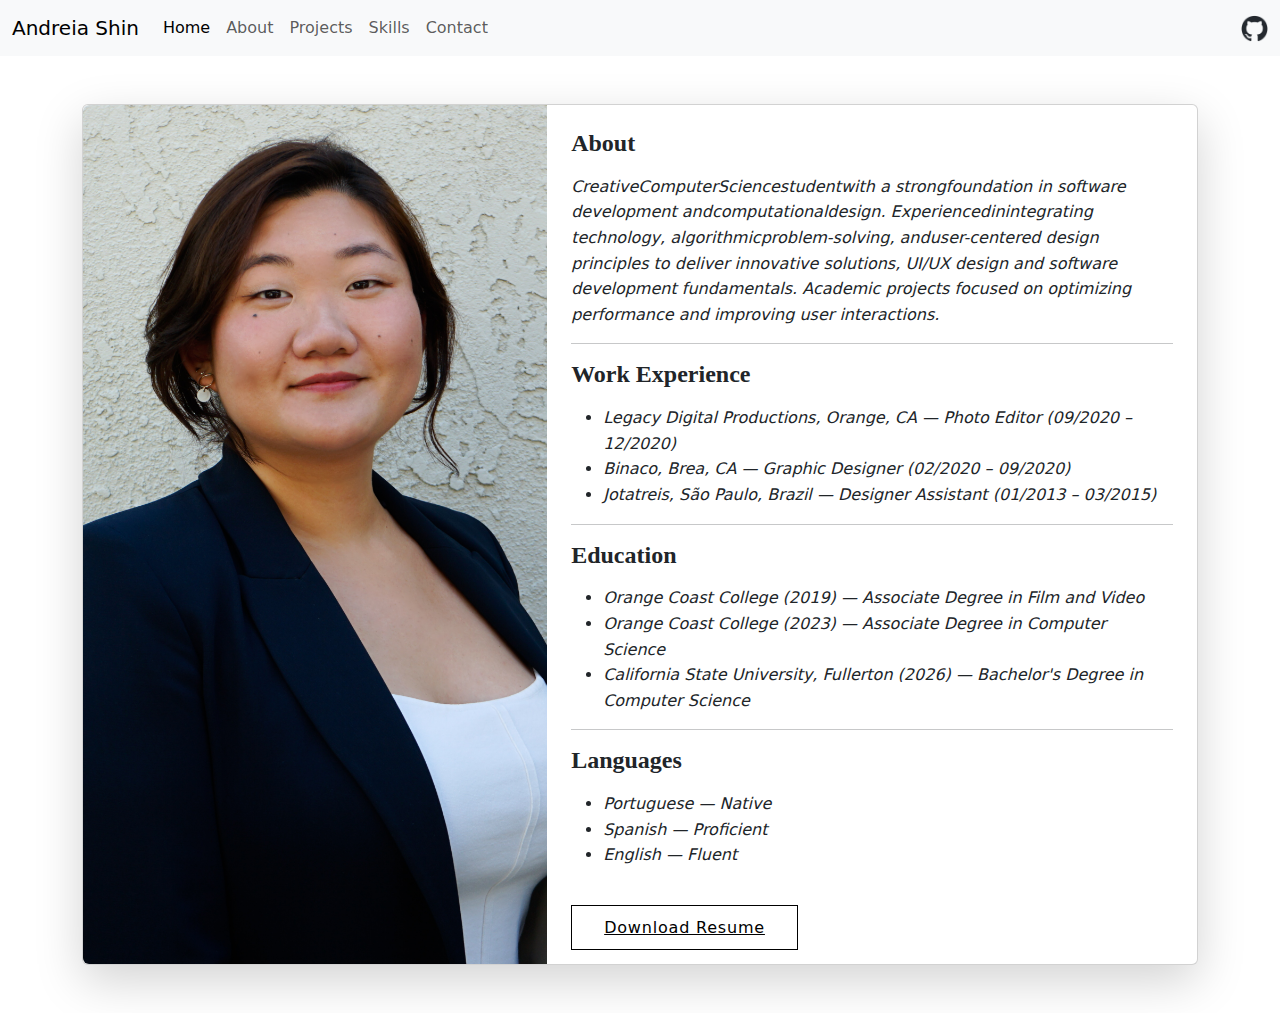
<file: about.html>
<!DOCTYPE html>
<html lang="en">
<head>
  <meta charset="UTF-8" />
  <meta name="viewport" content="width=device-width, initial-scale=1.0" />
  <title>About</title>
  <link href="https://cdn.jsdelivr.net/npm/bootstrap@5.3.3/dist/css/bootstrap.min.css" rel="stylesheet"/>
  <link rel="stylesheet" href="/CSS/style.css" />
</head>
<body>
  <nav class="navbar navbar-expand-lg bg-body-tertiary">
    <div class="container-fluid">
      <a class="navbar-brand" href="/index.html">Andreia Shin</a>
      <button class="navbar-toggler" type="button" data-bs-toggle="collapse" data-bs-target="#navbarNavAltMarkup" aria-controls="navbarNavAltMarkup" aria-expanded="false" aria-label="Toggle navigation">
        <span class="navbar-toggler-icon"></span>
      </button>
      <div class="collapse navbar-collapse" id="navbarNavAltMarkup">
        <div class="navbar-nav">
          <a class="nav-link active" href="./index.html">Home</a>
          <a class="nav-link" href="./about.html">About</a>
          <a class="nav-link" href="./projects.html">Projects</a>
          <a class="nav-link" href="./skills.html">Skills</a>
          <a class="nav-link" href="./contact.html">Contact</a>
        </div>
        <div class="ms-auto">
          <a class="nav-link" href="https://github.com/deiaashin2" target="_blank">
            <img src="./Images/github-mark.png" alt="GitHub" width="27" height="27" />
          </a>
        </div>
      </div>
    </div>
  </nav>

  <div class="container my-5">
    <div class="card shadow-lg">
      <div class="row g-0">
        <div class="col-md-5">
          <img
            src="/Images/Andreia_headshot.JPG"
            class="img-fluid rounded-start h-100 object-fit-cover"
            alt="Andreia Shin"
          />
        </div>
        <div class="col-md-7">
          <div class="card-body p-4">
            <h1 class="skill-header">About</h1>
            <p class="skill-list">
              CreativeComputerSciencestudentwith a strongfoundation in software
              development andcomputationaldesign. Experiencedinintegrating
              technology, algorithmicproblem-solving, anduser-centered design
              principles to deliver innovative solutions, UI/UX design and software
              development fundamentals. Academic projects focused on optimizing
              performance and improving user interactions.
            </p>

            <hr />

            <h3 class="skill-header">Work Experience</h3>
            <ul class="skill-list">
              <li>Legacy Digital Productions, Orange, CA — Photo Editor (09/2020 – 12/2020)</li>
              <li>Binaco, Brea, CA — Graphic Designer (02/2020 – 09/2020)</li>
              <li>Jotatreis, São Paulo, Brazil — Designer Assistant (01/2013 – 03/2015)</li>
            </ul>

            <hr />

            <h3 class="skill-header">Education</h3>
            <ul class="skill-list">
              <li>Orange Coast College (2019) — Associate Degree in Film and Video</li>
              <li>Orange Coast College (2023) — Associate Degree in Computer Science</li>
              <li>California State University, Fullerton (2026) — Bachelor's Degree in Computer Science</li>
            </ul>

            <hr />

            <h3 class="skill-header">Languages</h3>
            <ul class="skill-list">
              <li>Portuguese — Native</li>
              <li>Spanish — Proficient</li>
              <li>English — Fluent</li>
            </ul>

            <div class="text-center mt-5"></div>
              <a href="/Files/ANDREIA-RESUME.pdf" download class="download-button">
                Download Resume
              </a>
            </div>  
          </div>
        </div>
      </div>
    </div>
  </div>

  <script src="https://cdn.jsdelivr.net/npm/bootstrap@5.3.3/dist/js/bootstrap.bundle.min.js"></script>
</body>
</html>
</file>
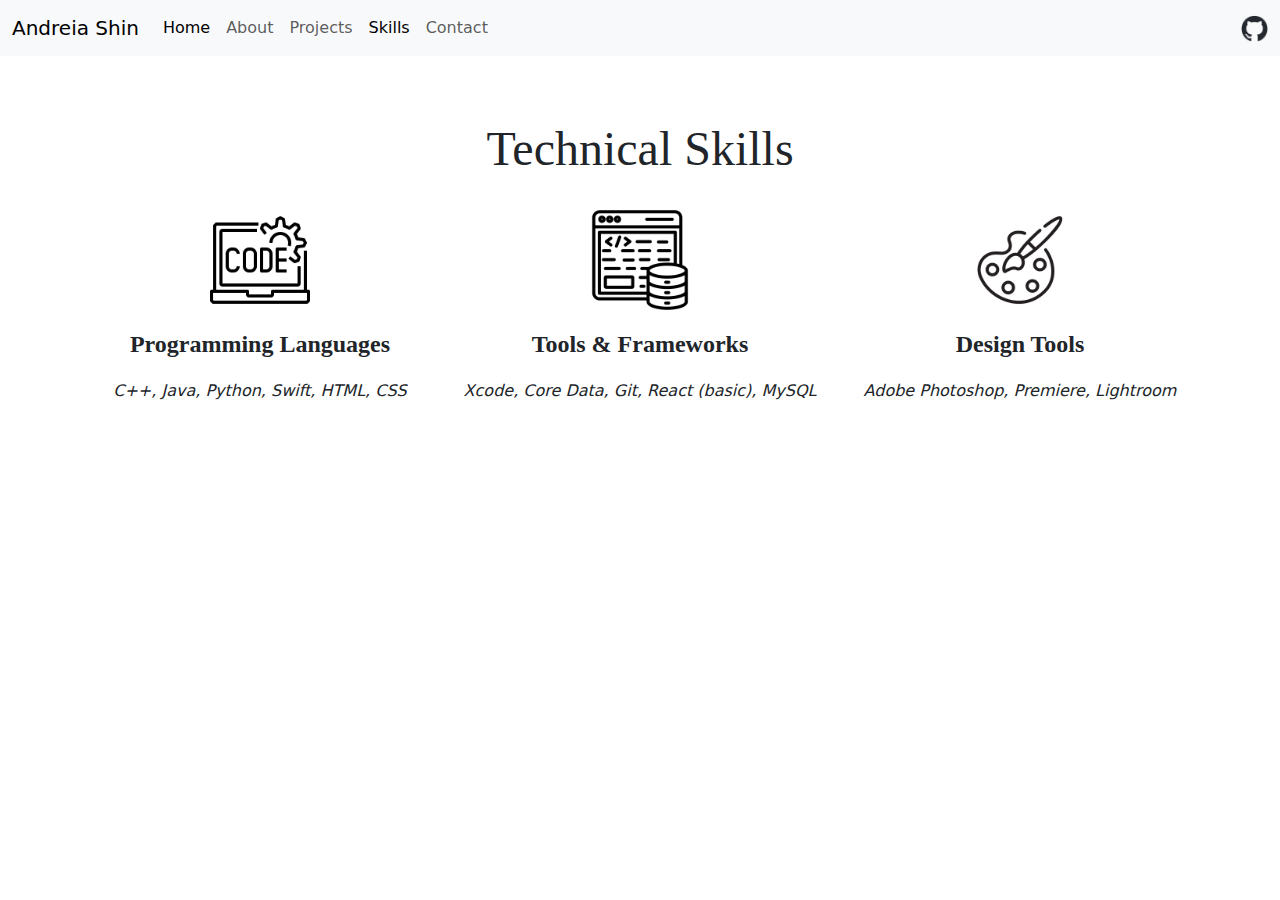
<file: skills.html>
<!DOCTYPE html>
<html lang="en">
<head>
  <meta charset="UTF-8" />
  <meta name="viewport" content="width=device-width, initial-scale=1.0"/>
  <title>Skills</title>
  <link href="https://cdn.jsdelivr.net/npm/bootstrap@5.3.3/dist/css/bootstrap.min.css" rel="stylesheet"/>
  <link rel="stylesheet" href="./CSS/style.css" />
</head>
<body>
  <nav class="navbar navbar-expand-lg bg-body-tertiary">
    <div class="container-fluid">
      <a class="navbar-brand" href="./index.html">Andreia Shin</a>
      <button class="navbar-toggler" type="button" data-bs-toggle="collapse" data-bs-target="#navbarNavAltMarkup" aria-controls="navbarNavAltMarkup" aria-expanded="false" aria-label="Toggle navigation">
        <span class="navbar-toggler-icon"></span>
      </button>
      <div class="collapse navbar-collapse" id="navbarNavAltMarkup">
        <div class="navbar-nav">
          <a class="nav-link active" href="./index.html">Home</a>
          <a class="nav-link" href="./about.html">About</a>
          <a class="nav-link" href="./projects.html">Projects</a>
          <a class="nav-link active" href="./skills.html">Skills</a>
          <a class="nav-link" href="./contact.html">Contact</a>
        </div>
        <div class="ms-auto">
          <a class="nav-link" href="https://github.com/deiaashin2" target="_blank">
            <img src="./Images/github-mark.png" alt="GitHub" width="27" height="27" />
          </a>
        </div>
      </div>
    </div>
  </nav>

  <section class="skills-section text-center">
    <h1 class="skills-title">Technical Skills</h1>
    <div class="container">
      <div class="row justify-content-center text-start">

        <div class="col-md-4 d-flex flex-column align-items-center text-center mb-4">
          <img src="./Images/coding.png" alt="Programming Icon" class="skills-icon">
          <div>
            <div class="skill-header">Programming Languages</div>
            <p class="skill-list">C++, Java, Python, Swift, HTML, CSS</p>
          </div>
        </div>
        <div class="col-md-4 d-flex flex-column align-items-center text-center mb-4">
          <img src="./Images/database.png" alt="Tools Icon" class="skills-icon">
          <div>
            <div class="skill-header">Tools & Frameworks</div>
            <p class="skill-list">Xcode, Core Data, Git, React (basic), MySQL</p>
          </div>
        </div>
        <div class="col-md-4 d-flex flex-column align-items-center text-center mb-4">
          <img src="./Images/art1.png" alt="Design Icon" class="skills-icon">
          <div>
            <div class="skill-header">Design Tools</div>
            <p class="skill-list">Adobe Photoshop, Premiere, Lightroom</p>
          </div>
        </div>

      </div>
    </div>
  </section>

  <script src="https://cdn.jsdelivr.net/npm/bootstrap@5.3.3/dist/js/bootstrap.bundle.min.js"></script>
</body>
</html>
</file>
<file: CSS/style.css>
/* Shared Hero AND Card Styles */
.hero, .card-img {
  position: relative;
  background-size: cover;
  height: 100vh;
  color: white;
  object-fit: cover;
}

.hero {
  background: url('/Images/sf_tower.avif') no-repeat center center;
  background-size: cover;
  background-position: center;
  background-repeat: no-repeat;
}

.card-container {
  position: relative;
  margin: 1rem;
}

.hero-overlay, .card-overlay {
  position: absolute;
  top: 50%;
  left: 10%;
  transform: translateY(-50%);
  color: white;
}

.hero-title {
  font-family: "Times New Roman", Times, serif;
  font-size: 7rem;
  font-weight: 300;
  line-height: 1.2;
}

.hero-button {
  margin-top: 2rem;
  background-color: white;
  color: black;
  border: none;
  padding: 0.75rem 2rem;
  font-weight: 500;
  letter-spacing: 0.05em;
  transition: background-color 0.3s ease;
}

.hero-button:hover {
  background-color: #e2e2e2;
}

.submit-button {
  margin-top: 2rem;
  background-color: white;
  color: black;
  border: 1px solid black;
  padding: 0.75rem 2rem;
  font-weight: 500;
  letter-spacing: 0.05em;
  transition: background-color 0.3s ease;
}

.submit-button:hover {
  background-color: #e2e2e2;
}

.download-button {
  margin-top: 5rem;
  background-color: white;
  color: black;
  border: 1px solid black;
  padding: 0.75rem 2rem;
  font-weight: 500;
  letter-spacing: 0.05em;
  transition: background-color 0.3s ease;
}

.download-button:hover {
  background-color: #e2e2e2;
}


/* Skills Section */
.skills-section {
  padding: 4rem 2rem;
}

.skills-icon {
  max-width: 100px;
  margin-bottom: 1rem;
}

.skills-title {
  font-family: "Times New Roman", Times, serif;
  font-size: 3rem;
  font-weight: 300;
  margin-bottom: 2rem;
}

.skill-header {
  font-family: "Times New Roman", Times, serif;
  font-size: 1.5rem;
  font-weight: 600;
  margin-bottom: 1rem;
}

.skill-list {
  font-size: 1rem;
  line-height: 1.6;
  font-style: italic;
}

/* Responsive Adjustments */
@media (max-width: 768px) {
  .hero-title {
    font-size: 2.5rem;
  }

  .hero-overlay, .card-overlay {
    left: 5%;
  }

  .card-img {
    height: 70vh;
  }

  .skills-title {
    font-size: 2rem;
  }

  .skill-header {
    font-size: 1.25rem;
  }
}

.contact-header {
  font-family: "Times New Roman", Times, serif;
  font-size: 1.25rem;
  margin-bottom: 0.5rem;
}

.gallery img {
  width: 300px;
  margin: 10px;
  cursor: pointer;
  border: 2px solid transparent;
  transition: transform 0.2s ease;
}

.gallery img:hover {
  transform: scale(1.05);
  border-color: #b5b5b5;
}

.lightbox {
  position: fixed;
  top: 0;
  left: 0;
  width: 100%;
  height: 100%;
  background: rgba(0, 0, 0, 0.9);
  display: none;
  align-items: center;
  justify-content: center;
  z-index: 1000;
}

.lightbox img {
  max-width: 90%;
  max-height: 90%;
  border: 2px solid white;
  box-shadow: 0 0 20px black;
}

.gallery {
  display: flex;
  justify-content: center;
  flex-wrap: wrap;
  gap: 10px;
  padding: 20px;
}

.video-gallery {
  display: flex;
  justify-content: center;
  flex-wrap: wrap;
  gap: 15px;
  padding: 20px;
}

.video-gallery img {
  width: 600px;
  cursor: pointer;
  border: 4px solid transparent;
  transition: transform 0.2s ease;
}

.video-gallery img:hover {
  transform: scale(1.05);
  border-color: #b5b5b5;
}

.video-lightbox {
  display: none;
  position: fixed;
  top: 0;
  left: 0;
  height: 100vh;
  width: 100vw;
  background-color: rgba(0, 0, 0, 0.9);
  justify-content: center;
  align-items: center;
  z-index: 1000;
}

.video-lightbox iframe {
  width: 80%;
  height: 60%;
  max-width: 800px;
  max-height: 450px;
  border: 4px solid white;
  box-shadow: 0 0 20px black;
}

.project-list {
  display: flex;
  justify-content: center;
  align-items: center;
  padding: 40px;
  min-height: 20vh;
}
.project-item {
  display: flex;
  align-items: center;
  gap: 30px;
  text-decoration: none;
  color: #000;
  max-width: 1000px;
  transition: transform 0.2s;
}

.project-item:hover {
  transform: scale(1.02);
  color: #585858;
}

.project-icon {
  width: 120px;
  height: 120px;
  border-radius: 50%;
  object-fit: cover;
  border: 3px solid #ccc;
  flex-shrink: 0;
}
</file>
